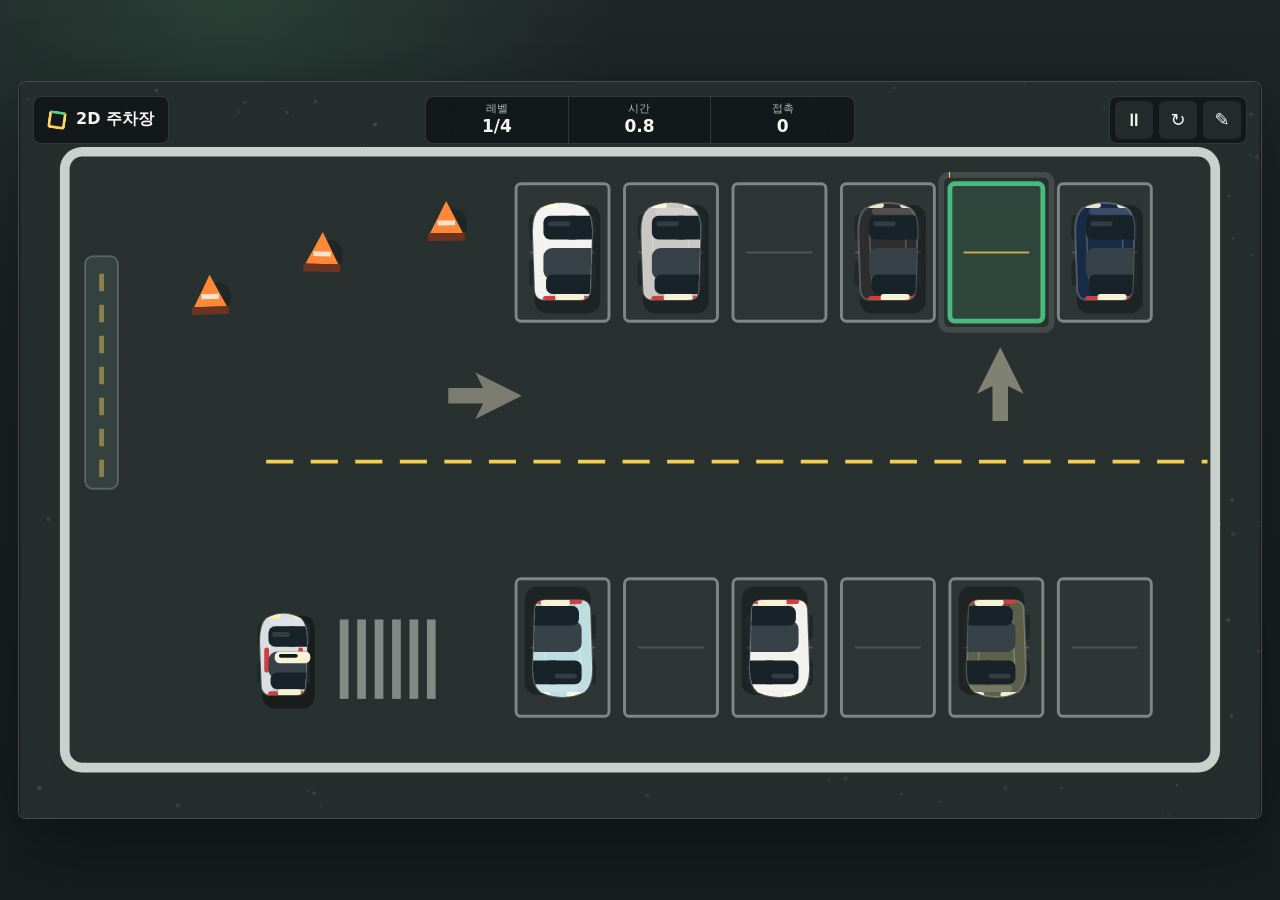
<file: index.html>
<!doctype html>
<html lang="ko">
  <head>
    <meta charset="utf-8" />
    <meta name="viewport" content="width=device-width, initial-scale=1" />
    <title>2D 주차장</title>
    <meta name="theme-color" content="#171d1e" />
    <link rel="icon" href="favicon.svg" type="image/svg+xml" />
    <link rel="manifest" href="manifest.webmanifest" />
    <link rel="stylesheet" href="styles.css" />
  </head>
  <body>
    <main class="game-shell">
      <section class="game-stage" aria-label="2D 주차장 게임">
        <canvas id="game" width="1280" height="760"></canvas>

        <header class="hud">
          <div class="title">
            <span class="mark"></span>
            <strong>2D 주차장</strong>
          </div>
          <div class="stats">
            <span><small>레벨</small><b id="levelText">1</b></span>
            <span><small>시간</small><b id="timeText">0.0</b></span>
            <span><small>접촉</small><b id="hitText">0</b></span>
          </div>
          <div class="actions">
            <button id="pauseButton" class="icon-button" type="button" aria-label="일시정지">⏸</button>
            <button id="resetButton" class="icon-button" type="button" aria-label="다시 시작">↻</button>
            <button id="editButton" class="icon-button" type="button" aria-label="편집 모드">✎</button>
          </div>
        </header>

        <div id="banner" class="banner is-hidden" role="status" aria-live="polite">
          <strong id="bannerTitle">클리어</strong>
          <span id="bannerMeta">다음 레벨</span>
        </div>

        <aside id="editorPanel" class="editor-panel is-hidden" aria-label="배치 편집기">
          <div class="editor-row">
            <select id="editorLevelSelect" aria-label="편집할 레벨"></select>
            <button id="saveLayoutButton" type="button">저장</button>
            <button id="resetLayoutButton" type="button">기본값</button>
          </div>
          <div class="editor-row">
            <button id="addParkedButton" type="button">차+</button>
            <button id="addConeButton" type="button">콘+</button>
            <button id="addCurbButton" type="button">연석+</button>
            <button id="deleteItemButton" type="button">삭제</button>
          </div>
          <div class="editor-row">
            <button id="rotateLeftButton" type="button">↺</button>
            <button id="rotateRightButton" type="button">↻</button>
            <span id="editorStatus">선택 없음</span>
          </div>
        </aside>

        <nav class="touch-pad" aria-label="터치 조작">
          <button type="button" data-control="up" aria-label="앞으로">▲</button>
          <button type="button" data-control="left" aria-label="왼쪽">◀</button>
          <button type="button" data-control="brake" aria-label="브레이크">■</button>
          <button type="button" data-control="right" aria-label="오른쪽">▶</button>
          <button type="button" data-control="down" aria-label="뒤로">▼</button>
        </nav>
      </section>
    </main>

    <script src="game.js"></script>
    <script>
      if ("serviceWorker" in navigator && location.protocol !== "file:") {
        window.addEventListener("load", () => {
          navigator.serviceWorker.register("./service-worker.js");
        });
      }
    </script>
  </body>
</html>
</file>
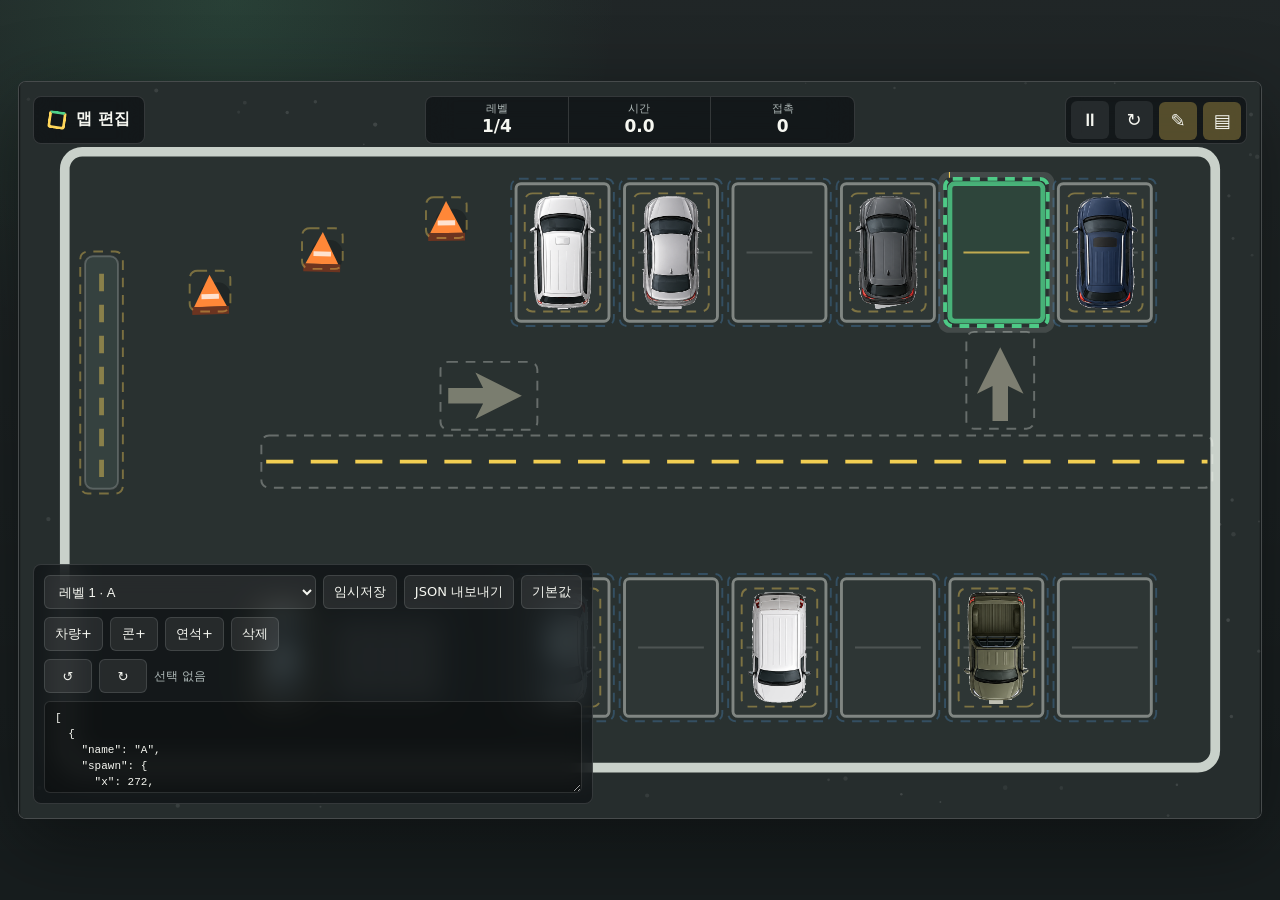
<file: admin.html>
<!doctype html>
<html lang="ko">
  <head>
    <meta charset="utf-8" />
    <meta name="viewport" content="width=device-width, initial-scale=1" />
    <title>2D 주차장 관리자</title>
    <meta name="theme-color" content="#171d1e" />
    <link rel="icon" href="favicon.svg" type="image/svg+xml" />
    <link rel="manifest" href="manifest.webmanifest" />
    <link rel="stylesheet" href="styles.css" />
  </head>
  <body data-mode="admin">
    <main class="game-shell">
      <section class="game-stage" aria-label="2D 주차장 관리자">
        <canvas id="game" width="1280" height="760"></canvas>

        <header class="hud">
          <div class="title">
            <span class="mark"></span>
            <strong>맵 편집</strong>
          </div>
          <div class="stats">
            <span><small>레벨</small><b id="levelText">1</b></span>
            <span><small>시간</small><b id="timeText">0.0</b></span>
            <span><small>접촉</small><b id="hitText">0</b></span>
          </div>
          <div class="actions">
            <button id="pauseButton" class="icon-button" type="button" aria-label="일시정지">⏸</button>
            <button id="resetButton" class="icon-button" type="button" aria-label="다시 시작">↻</button>
            <button id="editButton" class="icon-button" type="button" aria-label="편집 모드">✎</button>
            <button
              id="panelToggleButton"
              class="icon-button is-active"
              type="button"
              aria-label="관리자 패널 열기 닫기"
              aria-expanded="true"
            >▤</button>
          </div>
        </header>

        <div id="banner" class="banner is-hidden" role="status" aria-live="polite">
          <strong id="bannerTitle">저장됨</strong>
          <span id="bannerMeta">브라우저 임시저장</span>
        </div>

        <aside id="editorPanel" class="editor-panel" aria-label="배치 편집기">
          <div class="editor-row">
            <select id="editorLevelSelect" aria-label="편집할 레벨"></select>
            <button id="saveLayoutButton" type="button">임시저장</button>
            <button id="exportLayoutButton" type="button">JSON 내보내기</button>
            <button id="resetLayoutButton" type="button">기본값</button>
          </div>
          <div class="editor-row">
            <button id="addParkedButton" type="button">차량+</button>
            <button id="addConeButton" type="button">콘+</button>
            <button id="addCurbButton" type="button">연석+</button>
            <button id="deleteItemButton" type="button">삭제</button>
          </div>
          <div class="editor-row">
            <button id="rotateLeftButton" type="button">↺</button>
            <button id="rotateRightButton" type="button">↻</button>
            <span id="editorStatus">선택 없음</span>
          </div>
          <textarea
            id="layoutExport"
            class="layout-export"
            readonly
            spellcheck="false"
            aria-label="levels.json 내보내기 결과"
            placeholder="JSON 내보내기를 누르면 data/levels.json에 넣을 내용이 여기에 표시됩니다."
          ></textarea>
        </aside>

        <nav class="touch-pad" aria-label="터치 조작">
          <button type="button" data-control="up" aria-label="앞으로">▲</button>
          <button type="button" data-control="left" aria-label="왼쪽">◀</button>
          <button type="button" data-control="brake" aria-label="브레이크">●</button>
          <button type="button" data-control="right" aria-label="오른쪽">▶</button>
          <button type="button" data-control="down" aria-label="뒤로">▼</button>
        </nav>
      </section>
    </main>

    <script src="js/vehicle-assets.js?v=11"></script>
    <script src="js/levels-data.js?v=11"></script>
    <script src="game.js?v=11"></script>
    <script>
      if ("serviceWorker" in navigator && location.protocol !== "file:") {
        window.addEventListener("load", () => {
          navigator.serviceWorker.register("./service-worker.js");
        });
      }
    </script>
  </body>
</html>
</file>
<file: styles.css>
:root {
  color-scheme: dark;
  --ink: #f6f7f1;
  --muted: #aeb8b7;
  --panel: rgba(15, 19, 21, 0.78);
  --line: rgba(255, 255, 255, 0.14);
  --accent: #ffd65a;
  --good: #50d18a;
  --warn: #ff7a59;
  --blue: #5ab0ff;
}

* {
  box-sizing: border-box;
}

html,
body {
  margin: 0;
  min-height: 100%;
  background: #171d1e;
  color: var(--ink);
  font-family:
    Inter, ui-sans-serif, system-ui, -apple-system, BlinkMacSystemFont, "Segoe UI",
    sans-serif;
}

body {
  overflow: hidden;
}

button {
  border: 0;
  color: inherit;
  font: inherit;
  cursor: pointer;
}

.game-shell {
  width: 100vw;
  height: 100vh;
  min-height: 560px;
  display: grid;
  place-items: center;
  padding: 18px;
  background:
    linear-gradient(180deg, rgba(255, 255, 255, 0.04), rgba(255, 255, 255, 0)),
    radial-gradient(circle at 18% 0%, rgba(80, 209, 138, 0.15), transparent 28%),
    #171d1e;
}

.game-stage {
  position: relative;
  width: min(100%, 1280px);
  aspect-ratio: 1280 / 760;
  max-height: calc(100vh - 36px);
  overflow: hidden;
  border: 1px solid rgba(255, 255, 255, 0.16);
  border-radius: 8px;
  background: #24292a;
  box-shadow: 0 22px 80px rgba(0, 0, 0, 0.42);
}

#game {
  display: block;
  width: 100%;
  height: 100%;
  background: #24292a;
}

.hud {
  position: absolute;
  inset: 14px 14px auto 14px;
  min-height: 48px;
  display: grid;
  grid-template-columns: minmax(150px, 1fr) auto minmax(96px, 1fr);
  gap: 10px;
  align-items: center;
  pointer-events: none;
}

.title,
.stats,
.actions,
.banner,
.editor-panel,
.touch-pad button {
  backdrop-filter: blur(14px);
  -webkit-backdrop-filter: blur(14px);
  background: var(--panel);
  border: 1px solid var(--line);
}

.title {
  justify-self: start;
  height: 48px;
  display: flex;
  align-items: center;
  gap: 10px;
  padding: 0 14px;
  border-radius: 8px;
  letter-spacing: 0;
}

.mark {
  width: 18px;
  height: 18px;
  border: 3px solid var(--accent);
  border-top-color: var(--good);
  border-radius: 4px;
  transform: rotate(8deg);
}

.stats {
  min-width: min(430px, 48vw);
  height: 48px;
  display: grid;
  grid-template-columns: repeat(3, minmax(72px, 1fr));
  border-radius: 8px;
}

.stats span {
  min-width: 0;
  display: grid;
  place-items: center;
  padding: 5px 10px;
  border-right: 1px solid var(--line);
}

.stats span:last-child {
  border-right: 0;
}

.stats small {
  color: var(--muted);
  font-size: 11px;
  line-height: 1;
}

.stats b {
  font-size: 17px;
  line-height: 1.15;
}

.actions {
  justify-self: end;
  height: 48px;
  display: flex;
  align-items: center;
  gap: 6px;
  padding: 5px;
  border-radius: 8px;
  pointer-events: auto;
}

.icon-button {
  width: 38px;
  height: 38px;
  display: grid;
  place-items: center;
  border-radius: 6px;
  background: rgba(255, 255, 255, 0.08);
  font-size: 18px;
  transition:
    transform 120ms ease,
    background 120ms ease;
}

.icon-button:hover,
.touch-pad button:hover {
  background: rgba(255, 255, 255, 0.16);
}

.icon-button:active,
.icon-button.is-active,
.touch-pad button:active,
.touch-pad button.is-active {
  transform: translateY(1px);
  background: rgba(255, 214, 90, 0.28);
}

.banner {
  position: absolute;
  left: 50%;
  top: 50%;
  width: min(360px, calc(100% - 44px));
  min-height: 92px;
  display: grid;
  place-items: center;
  gap: 4px;
  padding: 18px;
  border-radius: 8px;
  transform: translate(-50%, -50%);
  text-align: center;
}

.banner strong {
  font-size: 28px;
  line-height: 1.1;
}

.banner span {
  color: var(--muted);
  font-size: 14px;
}

.banner.is-hidden {
  opacity: 0;
  pointer-events: none;
}

.editor-panel {
  position: absolute;
  left: 14px;
  bottom: 14px;
  width: min(430px, calc(100% - 28px));
  display: grid;
  gap: 8px;
  padding: 10px;
  border-radius: 8px;
  pointer-events: auto;
}

body[data-mode="admin"] .editor-panel {
  width: min(560px, calc(100% - 28px));
}

.editor-panel.is-hidden {
  display: none;
}

.editor-row {
  display: flex;
  gap: 7px;
  align-items: center;
  min-width: 0;
}

.editor-row button,
.editor-row select {
  height: 34px;
  min-width: 48px;
  border: 1px solid rgba(255, 255, 255, 0.12);
  border-radius: 6px;
  background: rgba(255, 255, 255, 0.08);
  color: var(--ink);
  padding: 0 10px;
  font-size: 13px;
}

.editor-row button:hover,
.editor-row select:hover {
  background: rgba(255, 255, 255, 0.16);
}

.editor-row select {
  flex: 1;
  min-width: 92px;
}

#editorStatus {
  flex: 1;
  min-width: 0;
  color: var(--muted);
  font-size: 12px;
  overflow: hidden;
  text-overflow: ellipsis;
  white-space: nowrap;
}

.layout-export {
  width: 100%;
  min-height: 92px;
  max-height: 170px;
  resize: vertical;
  border: 1px solid rgba(255, 255, 255, 0.12);
  border-radius: 6px;
  background: rgba(0, 0, 0, 0.26);
  color: var(--ink);
  padding: 9px 10px;
  font: 11px/1.45 ui-monospace, SFMono-Regular, Consolas, "Liberation Mono", monospace;
  outline: none;
}

.layout-export:focus {
  border-color: rgba(90, 176, 255, 0.78);
}

.touch-pad {
  position: absolute;
  right: 18px;
  bottom: 18px;
  width: 172px;
  height: 132px;
  display: grid;
  grid-template-columns: repeat(3, 52px);
  grid-template-rows: repeat(3, 40px);
  gap: 6px;
  pointer-events: auto;
  touch-action: none;
}

.touch-pad button {
  min-width: 0;
  min-height: 0;
  display: grid;
  place-items: center;
  border-radius: 8px;
  font-size: 17px;
  font-weight: 800;
  line-height: 1;
  user-select: none;
}

.touch-pad [data-control="up"] {
  grid-column: 2;
  grid-row: 1;
}

.touch-pad [data-control="left"] {
  grid-column: 1;
  grid-row: 2;
}

.touch-pad [data-control="brake"] {
  grid-column: 2;
  grid-row: 2;
  color: var(--warn);
}

.touch-pad [data-control="right"] {
  grid-column: 3;
  grid-row: 2;
}

.touch-pad [data-control="down"] {
  grid-column: 2;
  grid-row: 3;
}

@media (min-width: 721px) and (hover: hover) and (pointer: fine) {
  .touch-pad {
    display: none;
  }
}

@media (max-width: 720px) {
  .game-shell {
    min-height: 100svh;
    padding: 0;
  }

  .game-stage {
    width: 100vw;
    height: 100svh;
    max-height: none;
    aspect-ratio: auto;
    border: 0;
    border-radius: 0;
  }

  #game {
    height: 100%;
  }

  .hud {
    inset: 10px 10px auto 10px;
    grid-template-columns: 1fr auto;
    grid-template-areas:
      "title actions"
      "stats stats";
  }

  .title {
    grid-area: title;
    height: 42px;
    padding: 0 11px;
  }

  .title strong {
    font-size: 14px;
  }

  .stats {
    grid-area: stats;
    width: 100%;
    min-width: 0;
    height: 42px;
  }

  .stats b {
    font-size: 15px;
  }

  .actions {
    grid-area: actions;
    height: 42px;
  }

  .icon-button {
    width: 32px;
    height: 32px;
    font-size: 15px;
  }

  .touch-pad {
    right: 12px;
    bottom: 14px;
  }

  .editor-panel {
    left: 10px;
    right: 10px;
    bottom: 10px;
    width: auto;
  }

  .editor-row {
    gap: 5px;
  }

  .editor-row button,
  .editor-row select {
    height: 32px;
    min-width: 42px;
    padding: 0 8px;
    font-size: 12px;
  }
}
</file>
